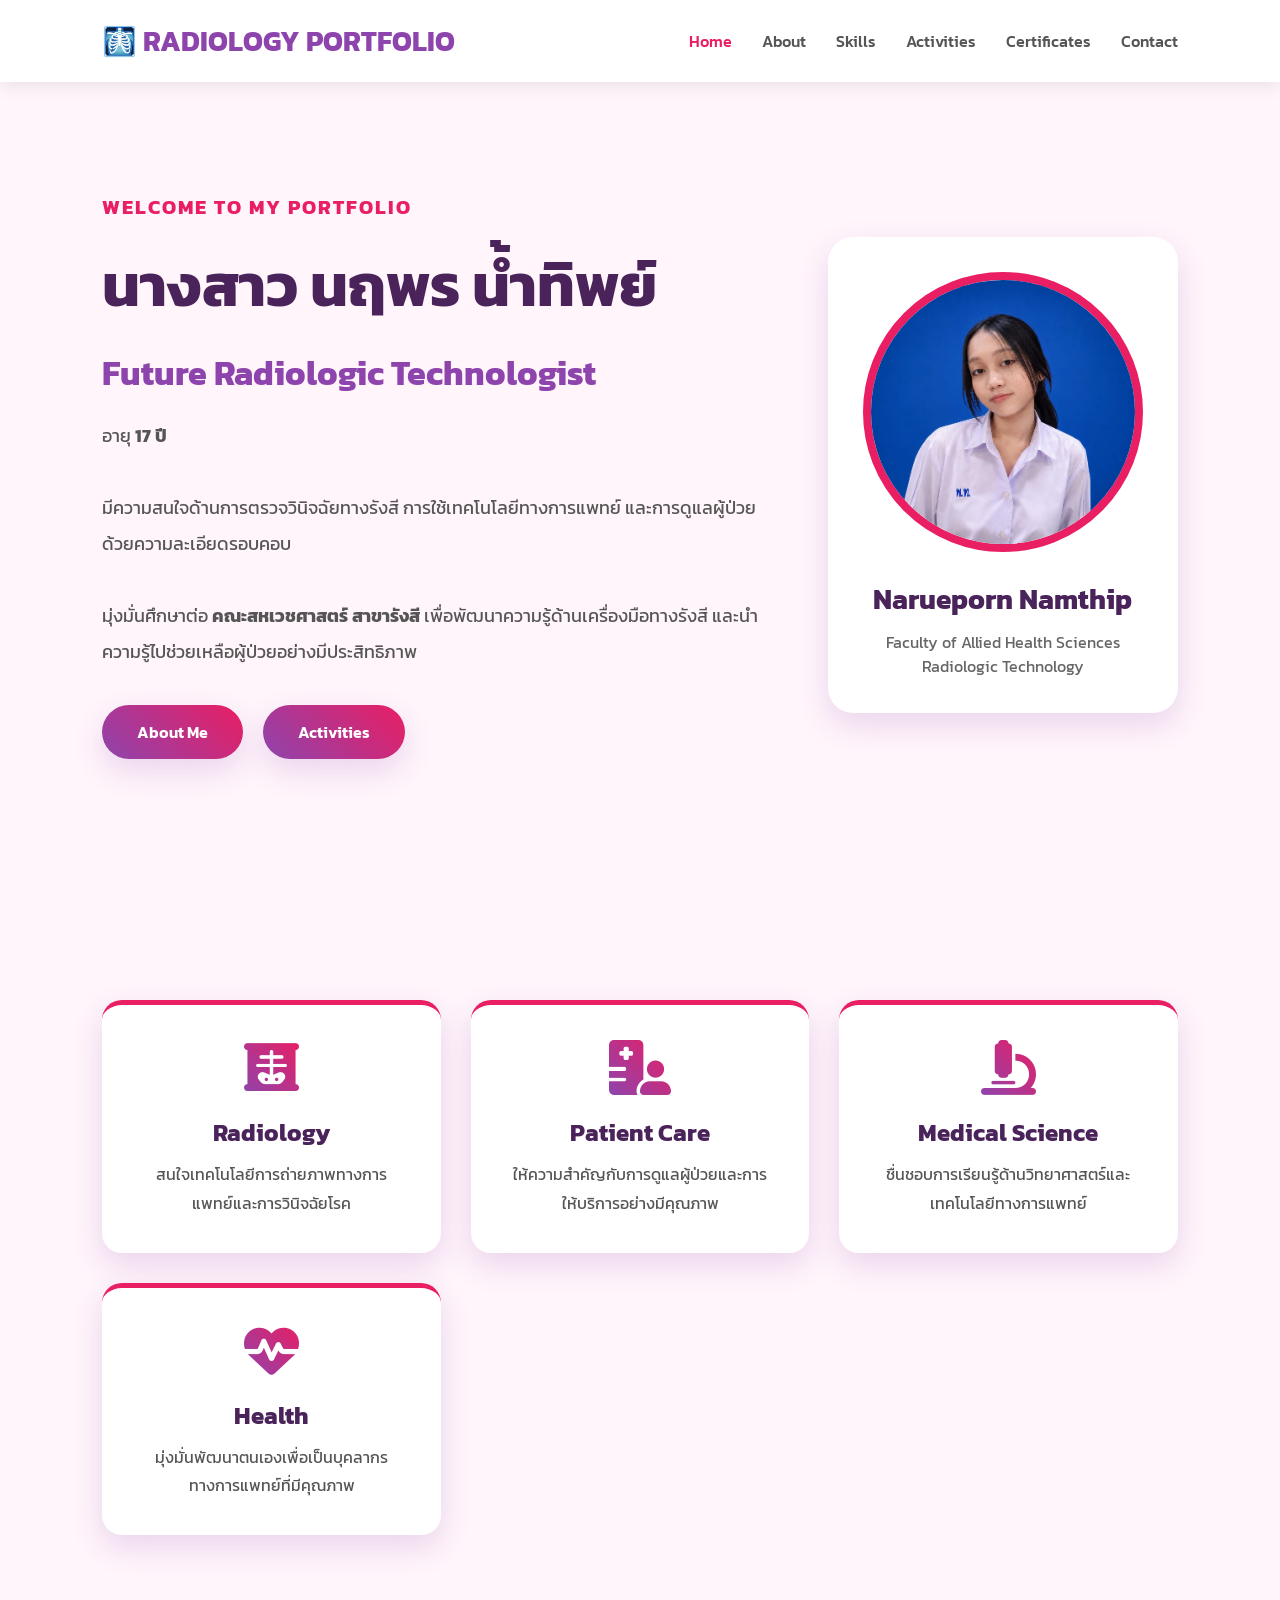
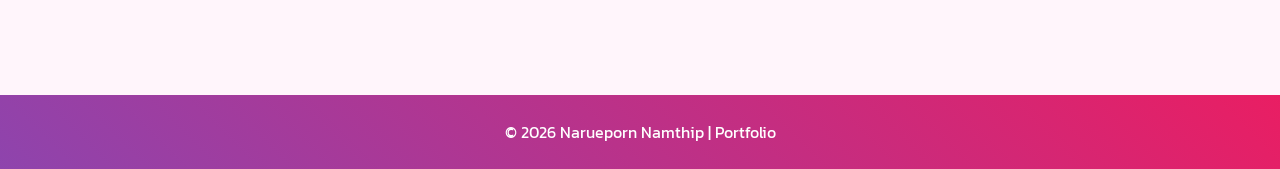
<file: index.html>
<!DOCTYPE html>
<html lang="th">

<head>

<meta charset="UTF-8">
<meta name="viewport" content="width=device-width, initial-scale=1.0">

<title>Narueporn Portfolio</title>

<link rel="preconnect" href="https://fonts.googleapis.com">

<link href="https://fonts.googleapis.com/css2?family=Kanit:wght@300;400;600;700&display=swap" rel="stylesheet">

<link rel="stylesheet"
href="https://cdnjs.cloudflare.com/ajax/libs/font-awesome/6.7.2/css/all.min.css">

<link rel="stylesheet"
href="css/style.css">

</head>

<body>

<header>

<nav>

<div class="logo">

🩻 RADIOLOGY PORTFOLIO

</div>

<ul>

<li><a href="index.html" class="active">Home</a></li>

<li><a href="about.html">About</a></li>

<li><a href="skills.html">Skills</a></li>

<li><a href="projects.html">Activities</a></li>

<li><a href="certificates.html">Certificates</a></li>

<li><a href="contact.html">Contact</a></li>

</ul>

</nav>

</header>

<section class="hero">

<div class="left">

<h3>WELCOME TO MY PORTFOLIO</h3>

<h1>นางสาว นฤพร น้ำทิพย์</h1>

<h2>Future Radiologic Technologist</h2>

<p>

อายุ <strong>17 ปี</strong>

<br><br>

มีความสนใจด้านการตรวจวินิจฉัยทางรังสี
การใช้เทคโนโลยีทางการแพทย์
และการดูแลผู้ป่วยด้วยความละเอียดรอบคอบ

<br><br>

มุ่งมั่นศึกษาต่อ

<strong>คณะสหเวชศาสตร์ สาขารังสี</strong>

เพื่อพัฒนาความรู้ด้านเครื่องมือทางรังสี
และนำความรู้ไปช่วยเหลือผู้ป่วยอย่างมีประสิทธิภาพ

</p>

<div class="button">

<a href="about.html">

About Me

</a>

<a href="projects.html">

Activities

</a>

</div>

</div>

<div class="right">

<div class="profile-card">

<img src="images/91A52E0B-9B85-48AB-AFBC-5EFAFE2E7C11.jpg" alt="Narueporn">

<h3>Narueporn Namthip</h3>

<p>

Faculty of Allied Health Sciences

<br>

Radiologic Technology

</p>

</div>

</div>

</section>

<section class="cards">

<div class="card">

<i class="fa-solid fa-x-ray"></i>

<h2>Radiology</h2>

<p>

สนใจเทคโนโลยีการถ่ายภาพทางการแพทย์และการวินิจฉัยโรค

</p>

</div>

<div class="card">

<i class="fa-solid fa-hospital-user"></i>

<h2>Patient Care</h2>

<p>

ให้ความสำคัญกับการดูแลผู้ป่วยและการให้บริการอย่างมีคุณภาพ

</p>

</div>

<div class="card">

<i class="fa-solid fa-microscope"></i>

<h2>Medical Science</h2>

<p>

ชื่นชอบการเรียนรู้ด้านวิทยาศาสตร์และเทคโนโลยีทางการแพทย์

</p>

</div>

<div class="card">

<i class="fa-solid fa-heart-pulse"></i>

<h2>Health</h2>

<p>

มุ่งมั่นพัฒนาตนเองเพื่อเป็นบุคลากรทางการแพทย์ที่มีคุณภาพ

</p>

</div>

</section>

<footer>

<p>

© 2026 Narueporn Namthip | Portfolio

</p>

</footer>

</body>

</html>
</file>
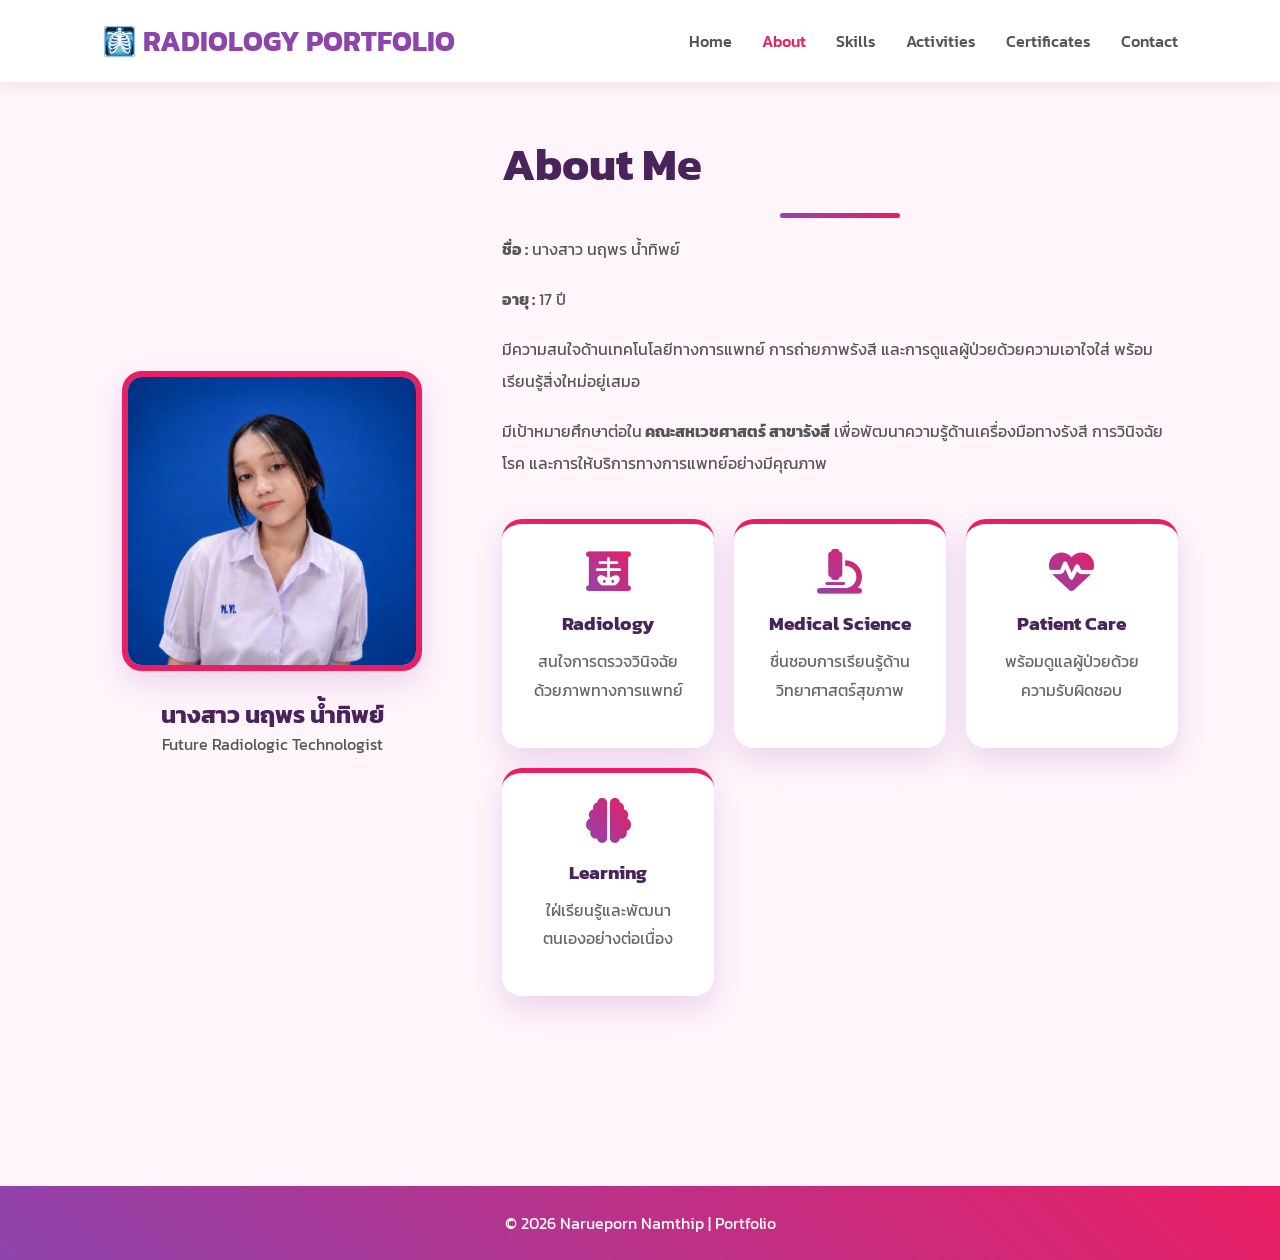
<file: about.html>
<!DOCTYPE html>
<html lang="th">

<head>

<meta charset="UTF-8">
<meta name="viewport" content="width=device-width, initial-scale=1.0">

<title>About | Radiology Portfolio</title>

<link rel="preconnect" href="https://fonts.googleapis.com">

<link href="https://fonts.googleapis.com/css2?family=Kanit:wght@300;400;600;700&display=swap" rel="stylesheet">

<link rel="stylesheet"
href="https://cdnjs.cloudflare.com/ajax/libs/font-awesome/6.7.2/css/all.min.css">

<link rel="stylesheet"
href="css/style.css">

</head>

<body>

<header>

<nav>

<div class="logo">

🩻 RADIOLOGY PORTFOLIO

</div>

<ul>

<li><a href="index.html">Home</a></li>

<li><a href="about.html" class="active">About</a></li>

<li><a href="skills.html">Skills</a></li>

<li><a href="projects.html">Activities</a></li>

<li><a href="certificates.html">Certificates</a></li>

<li><a href="contact.html">Contact</a></li>

</ul>

</nav>

</header>

<section class="about-page">

<div class="about-image">

<img src="images/91A52E0B-9B85-48AB-AFBC-5EFAFE2E7C11.jpg" alt="Narueporn">

<h2>นางสาว นฤพร น้ำทิพย์</h2>

<p>Future Radiologic Technologist</p>

</div>

<div class="about-detail">

<h1>About Me</h1>

<div class="line"></div>

<p>

<strong>ชื่อ :</strong> นางสาว นฤพร น้ำทิพย์

</p>

<p>

<strong>อายุ :</strong> 17 ปี

</p>

<p>

มีความสนใจด้านเทคโนโลยีทางการแพทย์ การถ่ายภาพรังสี และการดูแลผู้ป่วยด้วยความเอาใจใส่ พร้อมเรียนรู้สิ่งใหม่อยู่เสมอ

</p>

<p>

มีเป้าหมายศึกษาต่อใน<strong> คณะสหเวชศาสตร์ สาขารังสี</strong>
เพื่อพัฒนาความรู้ด้านเครื่องมือทางรังสี การวินิจฉัยโรค และการให้บริการทางการแพทย์อย่างมีคุณภาพ

</p>

<div class="medical-grid">

<div class="medical-card">

<i class="fa-solid fa-x-ray"></i>

<h3>Radiology</h3>

<p>สนใจการตรวจวินิจฉัยด้วยภาพทางการแพทย์</p>

</div>

<div class="medical-card">

<i class="fa-solid fa-microscope"></i>

<h3>Medical Science</h3>

<p>ชื่นชอบการเรียนรู้ด้านวิทยาศาสตร์สุขภาพ</p>

</div>

<div class="medical-card">

<i class="fa-solid fa-heart-pulse"></i>

<h3>Patient Care</h3>

<p>พร้อมดูแลผู้ป่วยด้วยความรับผิดชอบ</p>

</div>

<div class="medical-card">

<i class="fa-solid fa-brain"></i>

<h3>Learning</h3>

<p>ใฝ่เรียนรู้และพัฒนาตนเองอย่างต่อเนื่อง</p>

</div>

</div>

</div>

</section>

<footer>

<p>

© 2026 Narueporn Namthip | Portfolio

</p>

</footer>

</body>

</html>
</file>
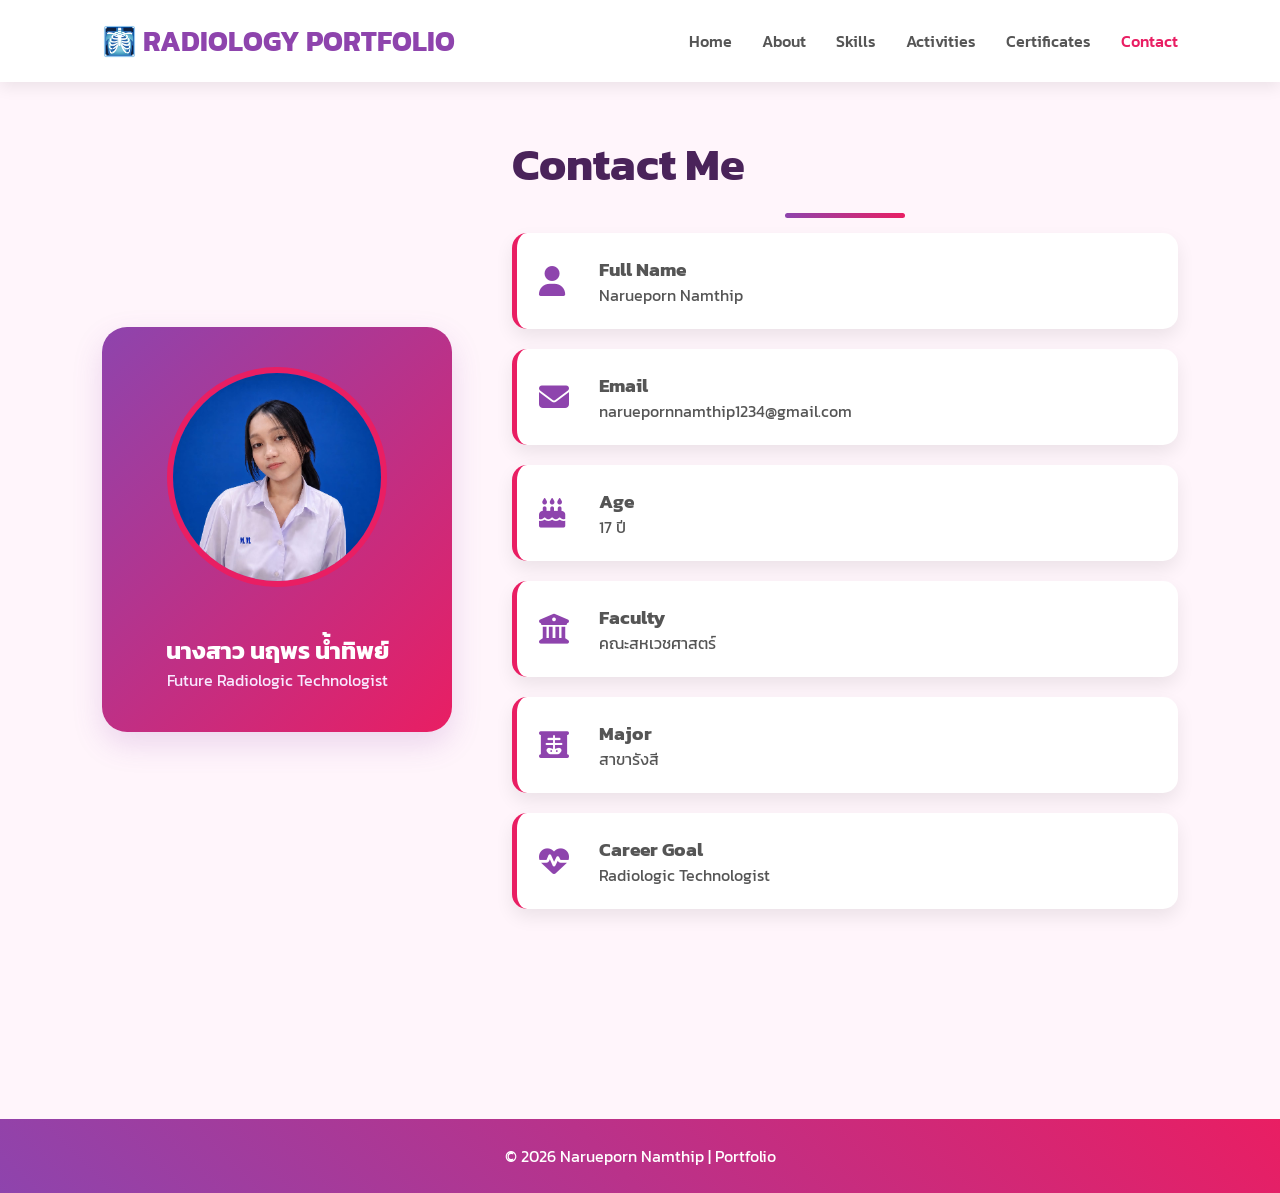
<file: contact.htm>
<!DOCTYPE html>
<html lang="th">

<head>

<meta charset="UTF-8">
<meta name="viewport" content="width=device-width, initial-scale=1.0">

<title>Contact | Radiology Portfolio</title>

<link rel="preconnect" href="https://fonts.googleapis.com">

<link href="https://fonts.googleapis.com/css2?family=Kanit:wght@300;400;600;700&display=swap" rel="stylesheet">

<link rel="stylesheet"
href="https://cdnjs.cloudflare.com/ajax/libs/font-awesome/6.7.2/css/all.min.css">

<link rel="stylesheet"
href="css/style.css">

</head>

<body>

<header>

<nav>

<div class="logo">

🩻 RADIOLOGY PORTFOLIO

</div>

<ul>

<li><a href="index.html">Home</a></li>

<li><a href="about.html">About</a></li>

<li><a href="skills.html">Skills</a></li>

<li><a href="projects.html">Activities</a></li>

<li><a href="certificates.html">Certificates</a></li>

<li><a href="contact.html" class="active">Contact</a></li>

</ul>

</nav>

</header>

<section class="contact-page">

<div class="contact-left">

<img src="images/91A52E0B-9B85-48AB-AFBC-5EFAFE2E7C11.jpg" alt="Narueporn">

<h2>นางสาว นฤพร น้ำทิพย์</h2>

<p>Future Radiologic Technologist</p>

</div>

<div class="contact-right">

<h1>Contact Me</h1>

<div class="line"></div>

<div class="contact-box">

<i class="fa-solid fa-user"></i>

<div>

<h3>Full Name</h3>

<p>Narueporn Namthip</p>

</div>

</div>

<div class="contact-box">

<i class="fa-solid fa-envelope"></i>

<div>

<h3>Email</h3>

<p>

<a href="mailto:naruepornnamthip1234@gmail.com">

naruepornnamthip1234@gmail.com

</a>

</p>

</div>

</div>

<div class="contact-box">

<i class="fa-solid fa-cake-candles"></i>

<div>

<h3>Age</h3>

<p>17 ปี</p>

</div>

</div>

<div class="contact-box">

<i class="fa-solid fa-building-columns"></i>

<div>

<h3>Faculty</h3>

<p>คณะสหเวชศาสตร์</p>

</div>

</div>

<div class="contact-box">

<i class="fa-solid fa-x-ray"></i>

<div>

<h3>Major</h3>

<p>สาขารังสี</p>

</div>

</div>

<div class="contact-box">

<i class="fa-solid fa-heart-pulse"></i>

<div>

<h3>Career Goal</h3>

<p>Radiologic Technologist</p>

</div>

</div>

</div>

</section>

<footer>

<p>

© 2026 Narueporn Namthip | Portfolio

</p>

</footer>

</body>

</html>
</file>
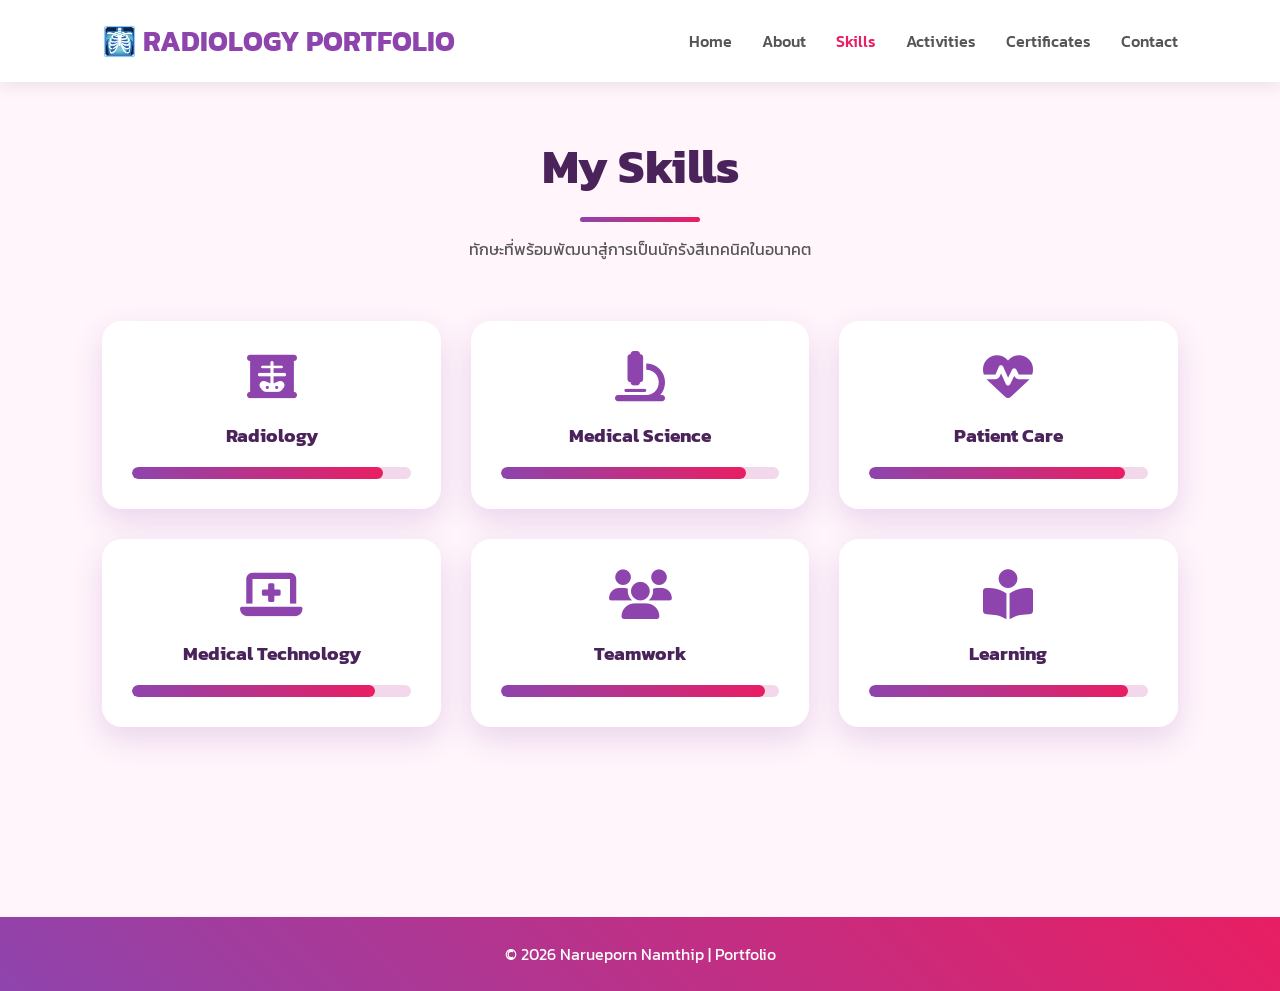
<file: skills.html>
<!DOCTYPE html>
<html lang="th">

<head>

<meta charset="UTF-8">
<meta name="viewport" content="width=device-width, initial-scale=1.0">

<title>Skills | Radiology Portfolio</title>

<link rel="preconnect" href="https://fonts.googleapis.com">

<link href="https://fonts.googleapis.com/css2?family=Kanit:wght@300;400;600;700&display=swap" rel="stylesheet">

<link rel="stylesheet"
href="https://cdnjs.cloudflare.com/ajax/libs/font-awesome/6.7.2/css/all.min.css">

<link rel="stylesheet"
href="css/style.css">

</head>

<body>

<header>

<nav>

<div class="logo">

🩻 RADIOLOGY PORTFOLIO

</div>

<ul>

<li><a href="index.html">Home</a></li>

<li><a href="about.html">About</a></li>

<li><a href="skills.html" class="active">Skills</a></li>

<li><a href="projects.html">Activities</a></li>

<li><a href="certificates.html">Certificates</a></li>

<li><a href="contact.html">Contact</a></li>

</ul>

</nav>

</header>

<section class="skills-page">

<div class="title">

<h1>My Skills</h1>

<div class="line"></div>

<p>

ทักษะที่พร้อมพัฒนาสู่การเป็นนักรังสีเทคนิคในอนาคต

</p>

</div>

<div class="skills-grid">

<div class="skill-box">

<i class="fa-solid fa-x-ray"></i>

<h3>Radiology</h3>

<div class="progress">

<div class="progress-bar" style="width:90%;">

<span>90%</span>

</div>

</div>

</div>

<div class="skill-box">

<i class="fa-solid fa-microscope"></i>

<h3>Medical Science</h3>

<div class="progress">

<div class="progress-bar" style="width:88%;">

<span>88%</span>

</div>

</div>

</div>

<div class="skill-box">

<i class="fa-solid fa-heart-pulse"></i>

<h3>Patient Care</h3>

<div class="progress">

<div class="progress-bar" style="width:92%;">

<span>92%</span>

</div>

</div>

</div>

<div class="skill-box">

<i class="fa-solid fa-laptop-medical"></i>

<h3>Medical Technology</h3>

<div class="progress">

<div class="progress-bar" style="width:87%;">

<span>87%</span>

</div>

</div>

</div>

<div class="skill-box">

<i class="fa-solid fa-users"></i>

<h3>Teamwork</h3>

<div class="progress">

<div class="progress-bar" style="width:95%;">

<span>95%</span>

</div>

</div>

</div>

<div class="skill-box">

<i class="fa-solid fa-book-open-reader"></i>

<h3>Learning</h3>

<div class="progress">

<div class="progress-bar" style="width:93%;">

<span>93%</span>

</div>

</div>

</div>

</div>

</section>

<footer>

<p>

© 2026 Narueporn Namthip | Portfolio

</p>

</footer>

</body>

</html>
</file>
<file: css/style.css>
/*======================================
        GOOGLE FONT
======================================*/

@import url('https://fonts.googleapis.com/css2?family=Kanit:wght@300;400;500;700&display=swap');

/*======================================
            COLOR
======================================*/

:root{

--primary:#8E44AD;

--secondary:#E91E63;

--light:#FFF5FB;

--white:#ffffff;

--dark:#4A235A;

--text:#555;

--shadow:0 12px 30px rgba(142,68,173,.18);

}

/*======================================
            RESET
======================================*/

*{

margin:0;

padding:0;

box-sizing:border-box;

font-family:'Kanit',sans-serif;

}

html{

scroll-behavior:smooth;

}

body{

background:var(--light);

color:var(--text);

}

/*======================================
            NAVBAR
======================================*/

header{

position:fixed;

top:0;

left:0;

width:100%;

z-index:999;

background:rgba(255,255,255,.95);

backdrop-filter:blur(12px);

box-shadow:0 5px 15px rgba(0,0,0,.08);

}

nav{

display:flex;

justify-content:space-between;

align-items:center;

padding:20px 8%;

}

.logo{

font-size:28px;

font-weight:700;

color:var(--primary);

}

nav ul{

display:flex;

gap:30px;

list-style:none;

}

nav a{

text-decoration:none;

color:#555;

font-weight:500;

transition:.3s;

}

nav a:hover,

nav a.active{

color:var(--secondary);

}

/*======================================
            HERO
======================================*/

.hero{

min-height:100vh;

display:flex;

justify-content:space-between;

align-items:center;

padding:130px 8% 80px;

gap:60px;

}

.left{

flex:1;

}

.left h3{

color:var(--secondary);

letter-spacing:2px;

font-size:20px;

}

.left h1{

font-size:60px;

margin:18px 0;

color:var(--dark);

}

.left h2{

font-size:34px;

color:var(--primary);

margin-bottom:20px;

}

.left p{

font-size:18px;

line-height:2;

margin-bottom:35px;

}

.button{

display:flex;

gap:20px;

}

.button a{

padding:15px 35px;

text-decoration:none;

background:linear-gradient(45deg,var(--primary),var(--secondary));

color:white;

border-radius:50px;

font-weight:600;

transition:.35s;

box-shadow:var(--shadow);

}

.button a:hover{

transform:translateY(-5px);

}

/*======================================
        PROFILE CARD
======================================*/

.profile-card{

background:white;

padding:35px;

border-radius:25px;

text-align:center;

box-shadow:var(--shadow);

transition:.4s;

}

.profile-card:hover{

transform:translateY(-10px);

}

.profile-card img{

width:280px;

height:280px;

object-fit:cover;

border-radius:50%;

border:8px solid var(--secondary);

margin-bottom:20px;

transition:.35s;

}

.profile-card img:hover{

transform:scale(1.05);

}

.profile-card h3{

font-size:28px;

color:var(--dark);

}

.profile-card p{

color:#666;

margin-top:10px;

}

/*======================================
            TITLE
======================================*/

.title{

text-align:center;

margin-bottom:60px;

}

.title h1{

font-size:48px;

color:var(--dark);

}

.line{

width:120px;

height:5px;

background:linear-gradient(90deg,var(--primary),var(--secondary));

margin:15px auto;

border-radius:20px;

}
/*======================================
            CARDS
======================================*/

.cards{

padding:100px 8%;

display:grid;

grid-template-columns:repeat(auto-fit,minmax(250px,1fr));

gap:30px;

}

.card{

background:var(--white);

padding:35px;

border-radius:20px;

text-align:center;

box-shadow:var(--shadow);

transition:.35s;

border-top:5px solid var(--secondary);

}

.card:hover{

transform:translateY(-10px);

}

.card i{

font-size:55px;

background:linear-gradient(45deg,var(--primary),var(--secondary));

-webkit-background-clip:text;

-webkit-text-fill-color:transparent;

margin-bottom:20px;

}

.card h2{

color:var(--dark);

margin-bottom:10px;

}

.card p{

line-height:1.8;

}

/*======================================
            ABOUT
======================================*/

.about-page{

padding:130px 8%;

display:grid;

grid-template-columns:340px 1fr;

gap:60px;

align-items:center;

}

.about-image{

text-align:center;

}

.about-image img{

width:300px;

height:300px;

object-fit:cover;

border-radius:20px;

border:6px solid var(--secondary);

box-shadow:var(--shadow);

}

.about-image h2{

margin-top:20px;

color:var(--dark);

}

.about-detail h1{

font-size:45px;

color:var(--dark);

margin-bottom:15px;

}

.about-detail p{

line-height:2;

margin-bottom:18px;

}

/*======================================
            SKILLS
======================================*/

.skills-page{

padding:130px 8%;

}

.skills-grid{

display:grid;

grid-template-columns:repeat(auto-fit,minmax(250px,1fr));

gap:30px;

}

.skill-box{

background:white;

padding:30px;

border-radius:20px;

text-align:center;

box-shadow:var(--shadow);

transition:.35s;

}

.skill-box:hover{

transform:scale(1.05);

}

.skill-box i{

font-size:50px;

color:var(--primary);

margin-bottom:20px;

}

.skill-box h3{

margin-bottom:15px;

color:var(--dark);

}

/*======================================
          ACTIVITIES
======================================*/

.activities{

padding:130px 8%;

}

.activity-grid{

display:grid;

grid-template-columns:repeat(auto-fit,minmax(300px,1fr));

gap:30px;

}

.activity-card{

background:white;

border-radius:20px;

overflow:hidden;

box-shadow:var(--shadow);

transition:.35s;

}

.activity-card:hover{

transform:translateY(-10px);

}

.activity-card img{

width:100%;

height:220px;

object-fit:cover;

}

.activity-card .content{

padding:25px;

}

.activity-card h3{

color:var(--primary);

margin-bottom:10px;

}

/*======================================
        CERTIFICATES
======================================*/

.certificates-page{

padding:130px 8%;

}

.certificate-grid{

display:grid;

grid-template-columns:repeat(auto-fit,minmax(300px,1fr));

gap:30px;

}

.certificate-item{

background:white;

border-radius:20px;

overflow:hidden;

box-shadow:var(--shadow);

transition:.35s;

}

.certificate-item:hover{

transform:translateY(-10px);

}

.certificate-item img{

width:100%;

height:220px;

object-fit:cover;

}

.certificate-info{

padding:20px;

text-align:center;

}

.certificate-info h3{

color:var(--primary);

margin-bottom:10px;

}

/*======================================
            CONTACT
======================================*/

.contact-page{

padding:130px 8%;

display:grid;

grid-template-columns:350px 1fr;

gap:60px;

align-items:center;

}

.contact-left{

background:white;

padding:35px;

text-align:center;

border-radius:20px;

box-shadow:var(--shadow);

}

.contact-left img{

width:220px;

height:220px;

border-radius:50%;

object-fit:cover;

border:6px solid var(--secondary);

margin-bottom:20px;

}

.contact-right h1{

font-size:45px;

color:var(--dark);

margin-bottom:15px;

}

.contact-box{

display:flex;

align-items:center;

gap:20px;

background:white;

padding:22px;

margin-bottom:20px;

border-radius:15px;

box-shadow:0 8px 18px rgba(0,0,0,.08);

transition:.3s;

}

.contact-box:hover{

background:linear-gradient(45deg,var(--primary),var(--secondary));

transform:translateX(10px);

}

.contact-box:hover i,

.contact-box:hover h3,

.contact-box:hover p,

.contact-box:hover a{

color:white;

}

.contact-box i{

font-size:30px;

color:var(--primary);

width:40px;

}

.contact-box a{

text-decoration:none;

color:#555;

}

/*======================================
            FOOTER
======================================*/

footer{

background:linear-gradient(45deg,var(--primary),var(--secondary));

color:white;

text-align:center;

padding:25px;

margin-top:60px;

}

/*======================================
          RESPONSIVE
======================================*/

@media(max-width:900px){

.hero{

flex-direction:column;

text-align:center;

}

.about-page,

.contact-page{

grid-template-columns:1fr;

text-align:center;

}

.about-image img{

width:240px;

height:240px;

}

.profile-card img{

width:220px;

height:220px;

}

.left h1{

font-size:42px;

}

.left h2{

font-size:28px;

}

.button{

justify-content:center;

flex-wrap:wrap;

}

}
/*======================================
      MEDICAL ABOUT
======================================*/

.medical-grid{

display:grid;

grid-template-columns:repeat(auto-fit,minmax(180px,1fr));

gap:20px;

margin-top:40px;

}

.medical-card{

background:white;

padding:25px;

text-align:center;

border-radius:20px;

box-shadow:var(--shadow);

transition:.35s;

border-top:5px solid var(--secondary);

}

.medical-card:hover{

transform:translateY(-10px);

}

.medical-card i{

font-size:45px;

background:linear-gradient(45deg,var(--primary),var(--secondary));

-webkit-background-clip:text;

-webkit-text-fill-color:transparent;

margin-bottom:15px;

}

.medical-card h3{

color:var(--dark);

margin-bottom:10px;

}

.medical-card p{

color:#666;

line-height:1.8;

}
/*======================================
        SKILL PROGRESS
======================================*/

.progress{

width:100%;

height:12px;

background:#f3d7eb;

border-radius:30px;

margin-top:18px;

overflow:hidden;

}

.progress-bar{

height:100%;

background:linear-gradient(90deg,var(--primary),var(--secondary));

border-radius:30px;

position:relative;

transition:1s;

}

.progress-bar span{

position:absolute;

right:8px;

top:-28px;

font-size:14px;

font-weight:600;

color:var(--dark);

}
/*======================================
        ACTIVITIES
======================================*/

.activities{

padding:130px 8%;

}

.activity-grid{

display:grid;

grid-template-columns:repeat(auto-fit,minmax(280px,1fr));

gap:30px;

margin-top:50px;

}

.activity-card{

background:#fff;

border-radius:20px;

overflow:hidden;

box-shadow:var(--shadow);

transition:.35s;

border-top:5px solid var(--secondary);

}

.activity-card:hover{

transform:translateY(-10px);

}

.activity-card img{

width:100%;

height:220px;

object-fit:cover;

transition:.4s;

}

.activity-card:hover img{

transform:scale(1.08);

}

.activity-card .content{

padding:25px;

}

.activity-card h3{

color:var(--primary);

margin-bottom:12px;

font-size:22px;

}

.activity-card h3 i{

color:var(--secondary);

margin-right:8px;

}

.activity-card p{

line-height:1.8;

color:#666;

}
/*==============================
      CERTIFICATES GALLERY
==============================*/

.certificate-item{

border:2px solid #f4d4ff;

}

.certificate-item:hover{

transform:translateY(-10px);

box-shadow:0 15px 35px rgba(233,30,99,.25);

}

.certificate-item img{

transition:.4s;

}

.certificate-item:hover img{

transform:scale(1.08);

}

.certificate-info{

padding:20px;

text-align:center;

}

.certificate-info h3{

color:var(--primary);

margin-bottom:10px;

}

.certificate-info p{

color:#666;

line-height:1.8;

}
/*======================================
        CONTACT EFFECT
======================================*/

.contact-left{

background:linear-gradient(135deg,#8E44AD,#E91E63);

color:white;

padding:40px;

border-radius:25px;

box-shadow:var(--shadow);

}

.contact-left h2{

color:white;

margin-top:20px;

}

.contact-left p{

color:#f8e9ff;

}

.contact-box{

border-left:5px solid var(--secondary);

}

.contact-box:hover{

background:linear-gradient(45deg,var(--primary),var(--secondary));

transform:translateX(10px);

}

.contact-box:hover i,

.contact-box:hover h3,

.contact-box:hover p,

.contact-box:hover a{

color:white;

}

.contact-box a{

text-decoration:none;

color:#555;

}
</file>
